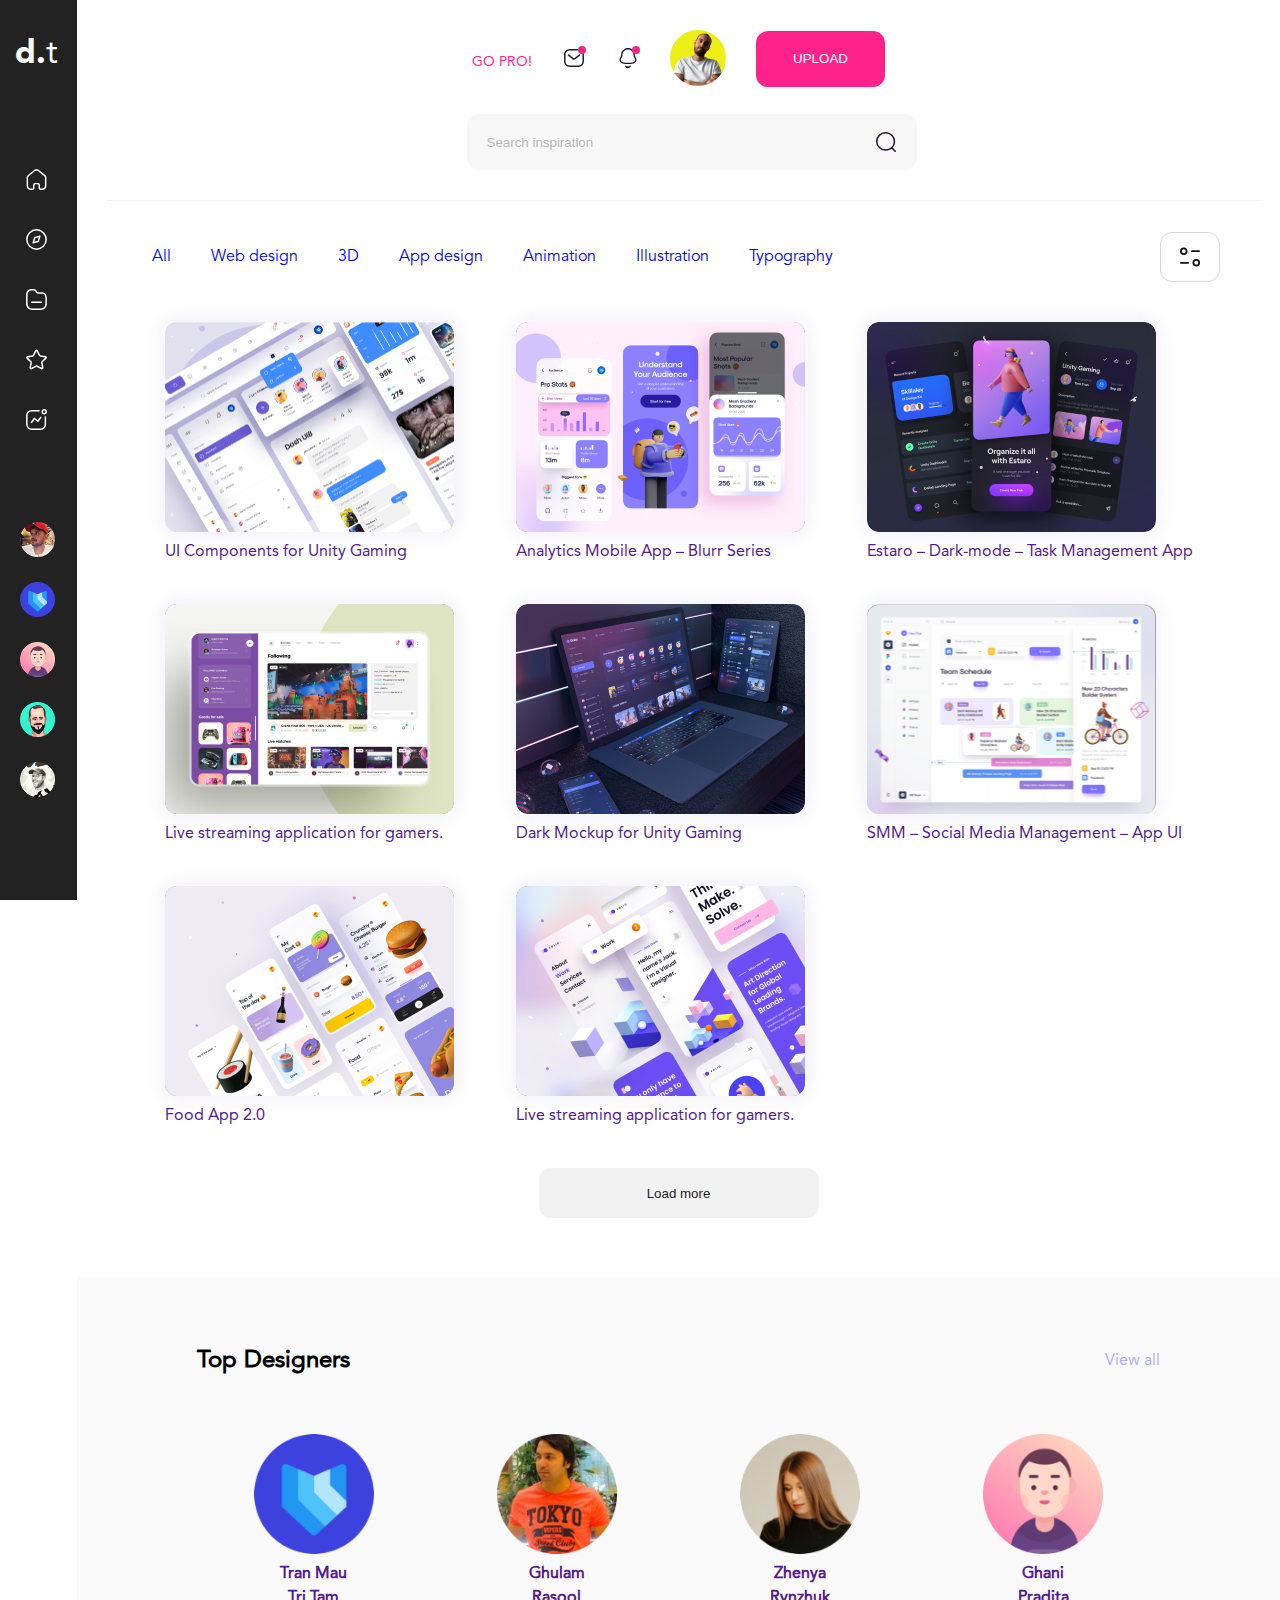
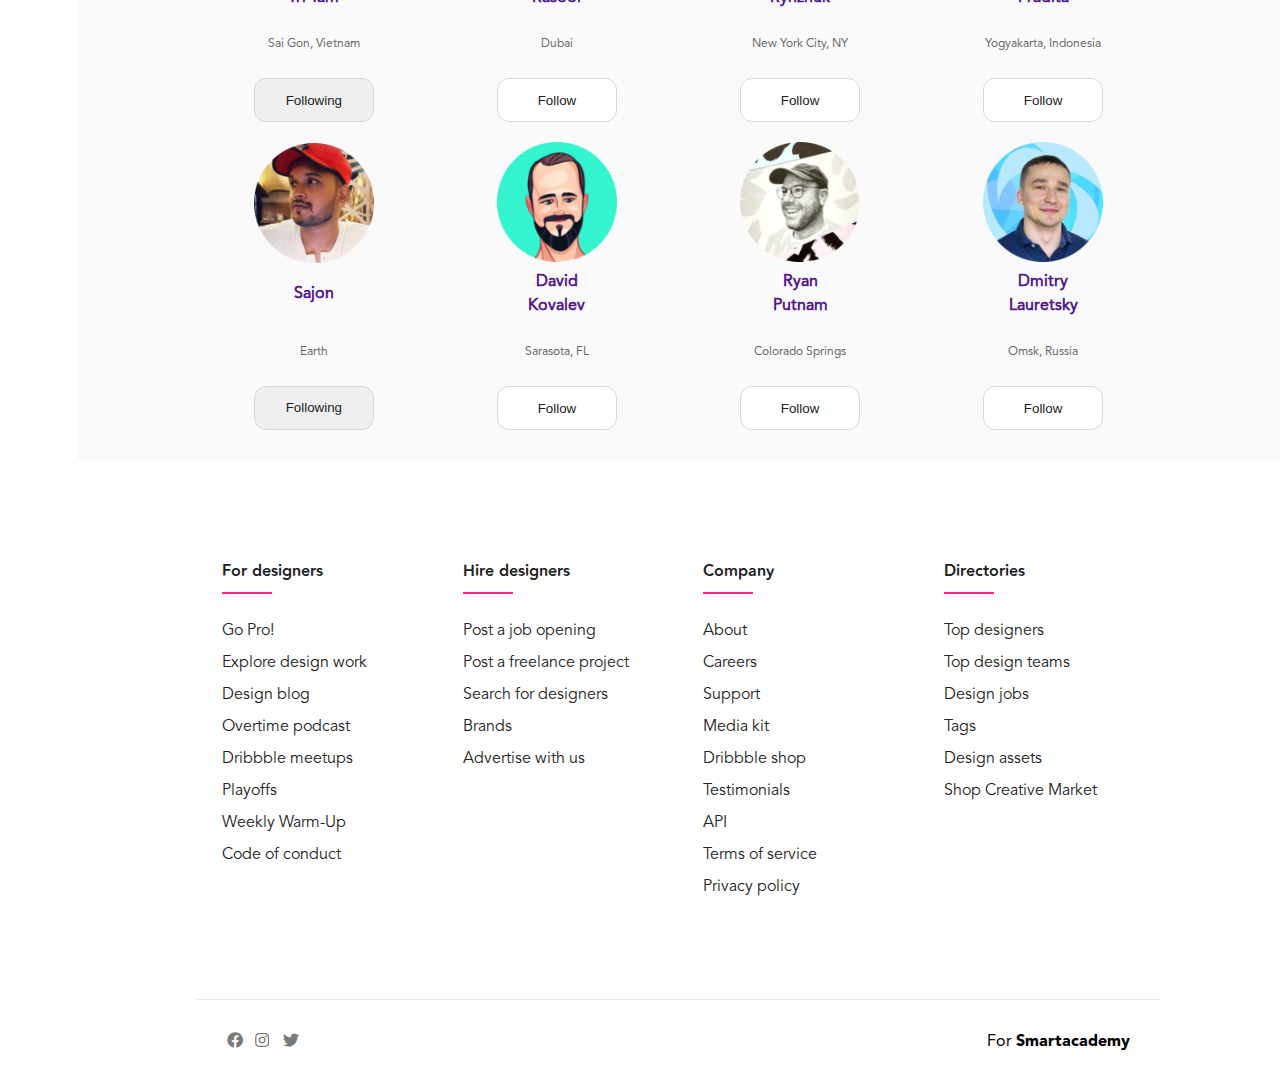
<file: index.html>
<!DOCTYPE html>
<html lang="en">

<head>
    <meta charset="UTF-8">
    <meta http-equiv="X-UA-Compatible" content="IE=edge">
    <meta name="viewport" content="width=device-width, initial-scale=1.0">

    <meta name="description" content="DesignToday" />
    <meta name="keywords" content="DesignToday, Design,Today" />
    <meta name="author" content="Mikheil Meskhi" />

    <meta property="og:url" content="https://mmeskhi.github.io/DesignToday" />
    <meta property="og:type" content="article" />
    <meta property="og:title" content="DesignToday" />
    <meta property="og:description" content="Web Design" />
    <meta property="og:image" content="img/preview.png" />

    <link rel="stylesheet" href="https://use.fontawesome.com/releases/v5.6.3/css/all.css">
    <link rel="stylesheet" href="css/fonts.css">
    <link rel="stylesheet" href="css/style.css">
    <link rel="stylesheet" href="css/media.css">

    <title>DesignToday - Home</title>
</head>

<body>
    <div class="sidebar">
        <div class="logo-cont">
            <div class="logo">
                <a href="index.html">
                    <div class="logo-name bold">
                        design.
                    </div>
                    <div class="logo-name">
                        today
                    </div>
                </a>
            </div>
            <div class="logo-small">
                <a href="index.html">
                    <div class="logo-name-small bold">
                        d.
                    </div>
                    <div class="logo-name-small">
                        t
                    </div>
                </a>
            </div>
            <img class="nav-menu" id="btn" src="img/Group 7.svg" alt="Menu">
        </div>

        <ul class="nav-navigation">
            <li>
                <a href="#">
                    <img class="nav-logo" src="img/Component 5 – 2.svg" alt="Home">
                    <span class="links_name">Home</span>
                </a>
                <span class="tooltip">Home</span>
            </li>
            <li>
                <a href="#">
                    <img class="nav-logo" src="img/Component 3 – 2.svg" alt="Explore">
                    <span class="links_name">Explore</span>
                </a>
                <span class="tooltip">Explore</span>
            </li>
            <li>
                <a href="#">
                    <img class="nav-logo" src="img/Component 4 – 2.svg" alt="Folders">
                    <span class="links_name">Folders</span>
                </a>
                <span class="tooltip">Folders</span>
            </li>
            <li>
                <a href="#">
                    <img class="nav-logo" src="img/Component 8 – 2.svg" alt="Favourites">
                    <span class="links_name">Favourites</span>
                </a>
                <span class="tooltip">Favourites</span>
            </li>
            <li>
                <a href="#">
                    <img class="nav-logo" src="img/Component 1 – 2.svg" alt="Activites">
                    <span class="links_name">Activites</span>
                </a>
                <span class="tooltip">Activites</span>
            </li>
        </ul>

        <ul class="nav-following">
            <span class="desc">FOLLOWING</span>
            <li>
                <a href="#">
                    <img class="nav-pp" src="img/pp/Rectangle 67.png" alt="Sajon">
                    <span class="links_name">Sajon</span>
                </a>
                <span class="tooltip">Sajon</span>
            </li>
            <li>
                <a href="#">
                    <img class="nav-pp" src="img/pp/Rectangle 65.png" alt="Tran Mau Tri Tam">
                    <span class="links_name">Tran Mau Tri Tam</span>
                </a>
                <span class="tooltip">Tran Mau Tri Tam</span>
            </li>
            <li>
                <a href="#">
                    <img class="nav-pp" src="img/pp/Rectangle 70.png" alt="Ghani Pradita">
                    <span class="links_name">Ghani Pradita</span>
                </a>
                <span class="tooltip">Ghani Pradita</span>
            </li>
            <li>
                <a href="#">
                    <img class="nav-pp" src="img/pp/Rectangle 71.png" alt="David Kovalev">
                    <span class="links_name">David Kovalev</span>
                </a>
                <span class="tooltip">David Kovalev</span>
            </li>
            <li>
                <a href="#">
                    <img class="nav-pp" src="img/pp/Rectangle 68.png" alt="Ryan Putnam">
                    <span class="links_name">Ryan Putnam</span>
                </a>
                <span class="tooltip">Ryan Putnam</span>
            </li>
            <a href="#" class="more">Load more (15)</a>
        </ul>
    </div>

    <main>
        <section>
            <div class="top-section">
                <div class="top-section-container">

                    <div class="search search-relative">
                        <input type="search" placeholder="Search inspiration">
                        <button type="submit">
                            <img class="search-icon" src="img/Component 9 – 2.svg" alt="Search">
                        </button>
                    </div>
                    <ul class="topright-section">
                        <li class="user-int">
                            <a href="#" class="go-pro">GO PRO!</a>
                        </li>
                        <li class="user-int notf-relative">
                            <a href="#"><img src="img/Component 11 – 2.svg" alt="Inbox"></a>
                            <span class="notf"></span>
                        </li>
                        <li class="user-int notf-relative">
                            <a href="#"><img src="img/Component 7 – 2.svg" alt="Alert"></a>
                            <span class="notf"></span>
                        </li>
                        <li class="user-int">
                            <a href="profile.html"><img class="profile" src="img/pp/Group 33@2x.png" alt="Profile"></a>
                        </li>
                        <li class="user-int">
                            <button>UPLOAD</button>
                        </li>
                    </ul>
                </div>
                <hr class="solid">
            </div>

            <div class="middle-section">
                <div class="cat">
                    <ul>
                        <li class="cat-name">
                            <a href="#">All</a>
                        </li>
                        <li class="cat-name">
                            <a href="#">Web design</a>
                        </li>
                        <li class="cat-name">
                            <a href="#">3D</a>
                        </li>
                        <li class="cat-name">
                            <a href="#">App design</a>
                        </li>
                        <li class="cat-name">
                            <a href="#">Animation</a>
                        </li>
                        <li class="cat-name">
                            <a href="#">Illustration</a>
                        </li>
                        <li class="cat-name">
                            <a href="#">Typography</a>
                        </li>
                    </ul>
                    <div class="cat-categories">
                        <button>Categories</button>
                    </div>
                    <div class="cat-filters">
                        <button type="submit">
                            <img src="img/Group 18.svg" alt="Filters">
                            <span>Filters</span>
                        </button>
                    </div>
                </div>
                <div class="middle-section-cont">
                    <div class="middle-section-grid">
                        <div class="grid-relat">
                            <div class="items">
                                <a href="">
                                    <img src="img/Rectangle 45.png" alt="">
                                    <p>UI Components for Unity Gaming</p>
                                </a>
                            </div>
                            <div class="save-action">
                                <img src="img/Component 10 – 1.svg" alt="Save" />
                                <img src="img/Component 6 – 2.svg" alt="Favorite" />
                            </div>
                        </div>
                        <div class="grid-relat">
                            <div class="items">
                                <a href="">
                                    <img src="img/Rectangle 46.png" alt="">
                                    <p>Analytics Mobile App – Blurr Series</p>
                                </a>
                            </div>
                            <div class="save-action">
                                <img src="img/Component 10 – 1.svg" alt="Save" />
                                <img src="img/Component 6 – 2.svg" alt="Favorite" />
                            </div>
                        </div>
                        <div class="grid-relat">
                            <div class="items">
                                <a href="">
                                    <img src="img/Rectangle 47.png" alt="">
                                    <p>Estaro – Dark-mode – Task Management App</p>
                                </a>
                            </div>
                            <div class="save-action">
                                <img src="img/Component 10 – 1.svg" alt="Save" />
                                <img src="img/Component 6 – 2.svg" alt="Favorite" />
                            </div>
                        </div>
                        <div class="grid-relat">
                            <div class="items">
                                <a href="">
                                    <img src="img/Rectangle 48.png" alt="">
                                    <p>Live streaming application for gamers.</p>
                                </a>
                            </div>
                            <div class="save-action">
                                <img src="img/Component 10 – 1.svg" alt="Save" />
                                <img src="img/Component 6 – 2.svg" alt="Favorite" />
                            </div>
                        </div>
                        <div class="grid-relat">
                            <div class="items">
                                <a href="">
                                    <img src="img/Rectangle 45-1.png" alt="">
                                    <p>Dark Mockup for Unity Gaming</p>
                                </a>
                            </div>
                            <div class="save-action">
                                <img src="img/Component 10 – 1.svg" alt="Save" />
                                <img src="img/Component 6 – 2.svg" alt="Favorite" />
                            </div>
                        </div>
                        <div class="grid-relat">
                            <div class="items">
                                <a href="">
                                    <img src="img/Rectangle 46-1.png" alt="">
                                    <p>SMM – Social Media Management – App UI</p>
                                </a>
                            </div>
                            <div class="save-action">
                                <img src="img/Component 10 – 1.svg" alt="Save" />
                                <img src="img/Component 6 – 2.svg" alt="Favorite" />
                            </div>
                        </div>
                        <div class="grid-relat">
                            <div class="items">
                                <a href="">
                                    <img src="img/Rectangle 47-1.png" alt="">
                                    <p>Food App 2.0</p>
                                </a>
                            </div>
                            <div class="save-action">
                                <img src="img/Component 10 – 1.svg" alt="Save" />
                                <img src="img/Component 6 – 2.svg" alt="Favorite" />
                            </div>
                        </div>
                        <div class="grid-relat">
                            <div class="items">
                                <a href="">
                                    <img src="img/Rectangle 48-1.png" alt="">
                                    <p>Live streaming application for gamers.</p>
                                </a>
                            </div>
                            <div class="save-action">
                                <img src="img/Component 10 – 1.svg" alt="Save" />
                                <img src="img/Component 6 – 2.svg" alt="Favorite" />
                            </div>
                        </div>
                    </div>
                </div>
                <div class="middle-section-button">
                    <button>Load more</button>
                </div>
            </div>

            <div class="bottom-section-box">
                <div class="bottom-section-cont">
                    <div class="bottom-section-head">
                        <h2>Top Designers</h2>
                        <a href="#">View all</a>
                    </div>
                    <div class="bottom-section-designers">
                        <ul>
                            <li>
                                <a href="">
                                    <img src="img/pp/Rectangle 65.png" alt="Tran Mau Tri Tam">
                                    <h3>Tran Mau Tri Tam</h3>
                                </a>
                                <span>Sai Gon, Vietnam</span>
                                <button class="following">Following</button>
                            </li>
                            <li>
                                <a href="">
                                    <img src="img/pp/Rectangle 69.png" alt="Ghulam Rasool">
                                    <h3>Ghulam Rasool</h3>
                                </a>
                                <span>Dubai</span>
                                <button class="follow">Follow</button>
                            </li>
                            <li class="first-row">
                                <a href="">
                                    <img src="img/pp/Rectangle 66.png" alt="Zhenya Rynzhuk">
                                    <h3>Zhenya Rynzhuk</h3>
                                </a>
                                <span>New York City, NY</span>
                                <button class="follow">Follow</button>
                            </li>
                            <li class="first-row">
                                <a href="">
                                    <img src="img/pp/Rectangle 70.png" alt="Ghani Pradita">
                                    <h3>Ghani Pradita</h3>
                                </a>
                                <span>Yogyakarta, Indonesia</span>
                                <button class="follow">Follow</button>
                            </li>
                            <li class="second-row sajon">
                                <a href="">
                                    <img src="img/pp/Rectangle 67.png" alt="Sajon">
                                    <h3>Sajon</h3>
                                </a>
                                <span>Earth</span>
                                <button class="following">Following</button>
                            </li>
                            <li class="second-row">
                                <a href="">
                                    <img src="img/pp/Rectangle 71.png" alt="David Kovalev">
                                    <h3>David Kovalev</h3>
                                </a>
                                <span>Sarasota, FL</span>
                                <button class="follow">Follow</button>
                            </li>
                            <li class="second-row">
                                <a href="">
                                    <img src="img/pp/Rectangle 68.png" alt="Ryan Putnam">
                                    <h3>Ryan Putnam</h3>
                                </a>
                                <span>Colorado Springs</span>
                                <button class="follow">Follow</button>
                            </li>
                            <li class="second-row">
                                <a href="">
                                    <img src="img/pp/Rectangle 72.png" alt="">
                                    <h3>Dmitry Lauretsky</h3>
                                </a>
                                <span>Omsk, Russia</span>
                                <button class="follow">Follow</button>
                            </li>
                        </ul>
                    </div>
                </div>
            </div>
        </section>

        <footer>
            <div class="footer-cont">
                <div class="footer-row">
                    <div class="footer-col">
                        <h4>For designers</h4>
                        <ul>
                            <li><a href="#">Go Pro!</a></li>
                            <li><a href="#">Explore design work</a></li>
                            <li><a href="#">Design blog</a></li>
                            <li><a href="#">Overtime podcast</a></li>
                            <li><a href="#">Dribbble meetups</a></li>
                            <li><a href="#">Playoffs</a></li>
                            <li><a href="#">Weekly Warm-Up</a></li>
                            <li><a href="#">Code of conduct</a></li>
                        </ul>
                    </div>
                    <div class="footer-col">
                        <h4>Hire designers</h4>
                        <ul>
                            <li><a href="#">Post a job opening</a></li>
                            <li><a href="#">Post a freelance project</a></li>
                            <li><a href="#">Search for designers</a></li>
                            <li><a href="#">Brands</a></li>
                            <li><a href="#">Advertise with us</a></li>
                        </ul>
                    </div>
                    <div class="footer-col">
                        <h4>Company</h4>
                        <ul>
                            <li><a href="#">About</a></li>
                            <li><a href="#">Careers</a></li>
                            <li><a href="#">Support</a></li>
                            <li><a href="#">Media kit</a></li>
                            <li><a href="#">Dribbble shop</a></li>
                            <li><a href="#">Testimonials</a></li>
                            <li><a href="#">API</a></li>
                            <li><a href="#">Terms of service</a></li>
                            <li><a href="#">Privacy policy</a></li>
                        </ul>
                    </div>
                    <div class="footer-col">
                        <h4>Directories</h4>
                        <ul>
                            <li><a href="#">Top designers</a></li>
                            <li><a href="#">Top design teams</a></li>
                            <li><a href="#">Design jobs</a></li>
                            <li><a href="#">Tags</a></li>
                            <li><a href="#">Design assets</a></li>
                            <li><a href="#">Shop Creative Market</a></li>
                        </ul>
                    </div>
                </div>

                <div class="footer-bottom">
                    <div class="footer-bottom-left">
                        <a href="#"><i class="fab fa-facebook"></i></a>
                        <a href="#"><i class="fab fa-instagram"></i></a>
                        <a href="#"><i class="fab fa-twitter"></i></a>
                    </div>
                    <div class="footer-bottom-right">
                        <span>For </span>
                        <span class="bold">Smartacademy</span>
                    </div>
                </div>
            </div>
        </footer>
    </main>

    <script src="scirpt.js"></script>
</body>

</html>
</file>
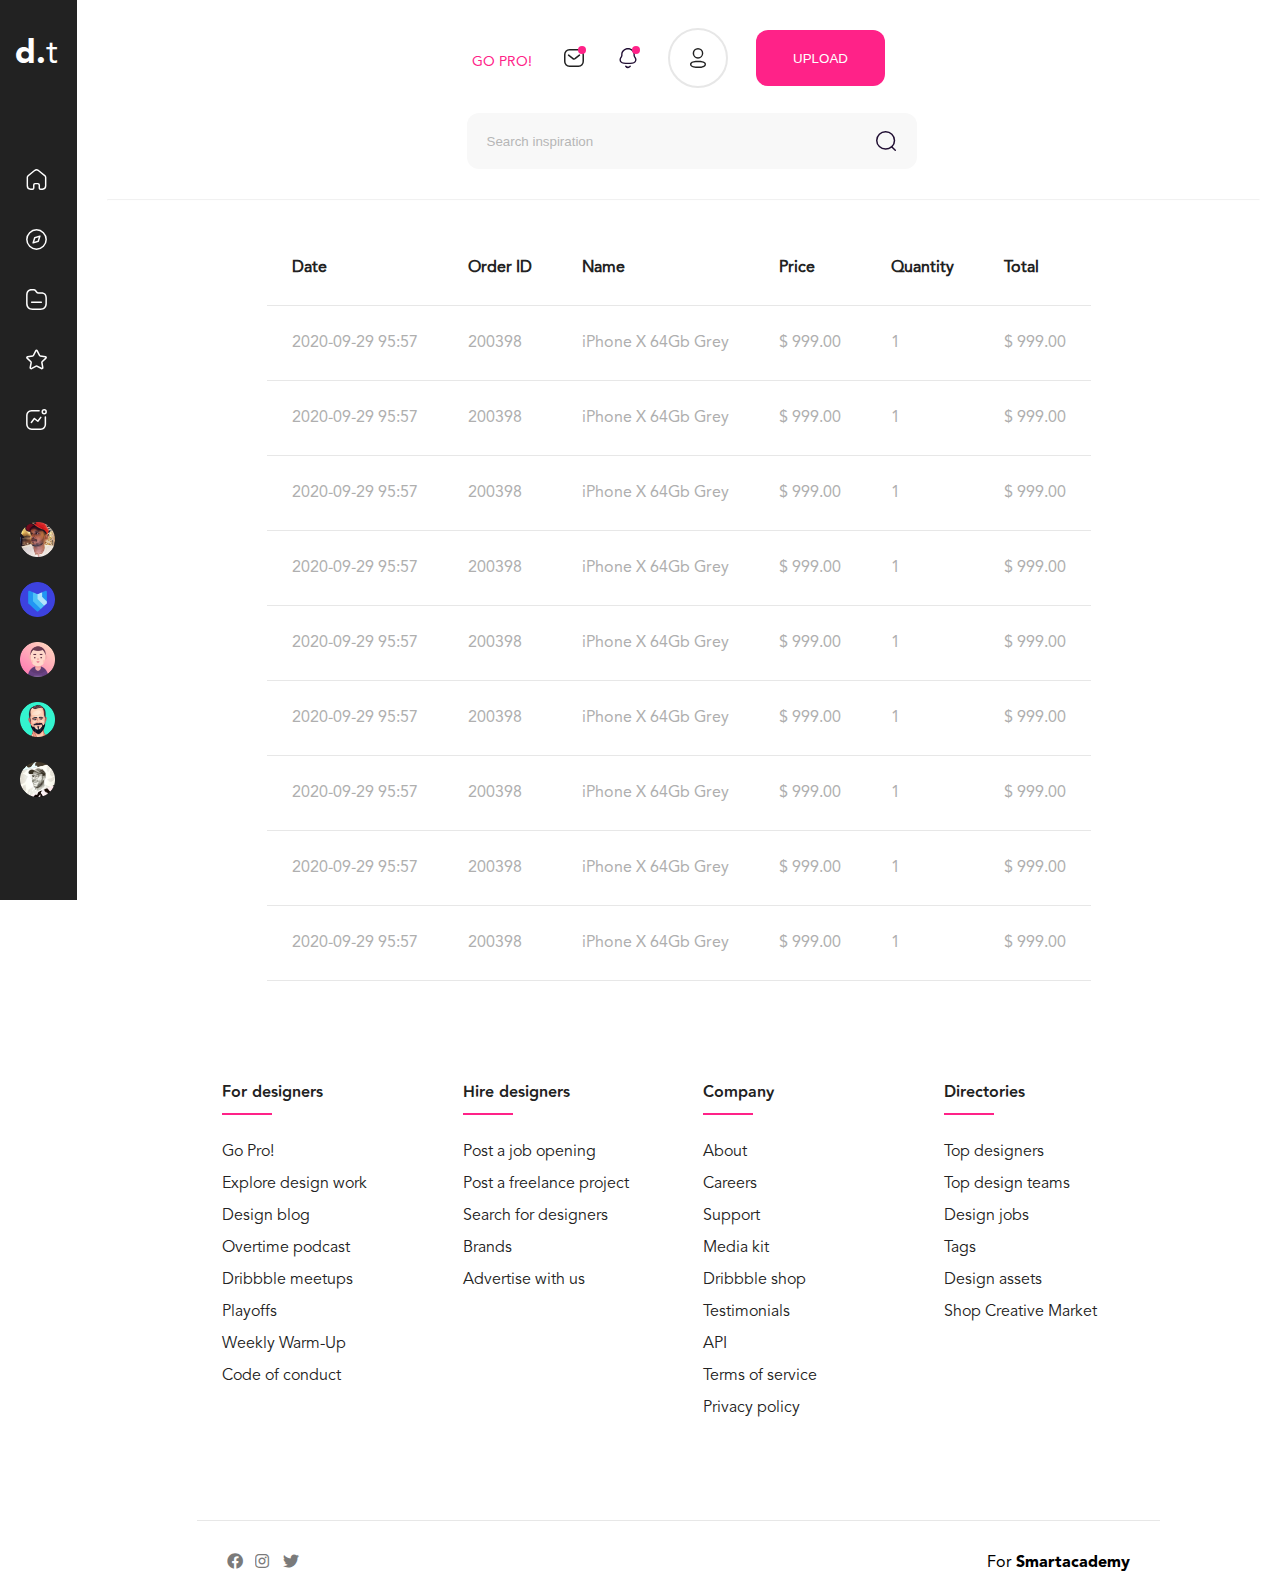
<file: profile.html>
<!DOCTYPE html>
<html lang="en">

<head>
    <meta charset="UTF-8">
    <meta http-equiv="X-UA-Compatible" content="IE=edge">
    <meta name="viewport" content="width=device-width, initial-scale=1.0">

    <meta name="description" content="DesignToday" />
    <meta name="keywords" content="DesignToday, Design,Today" />
    <meta name="author" content="Mikheil Meskhi" />

    <meta property="og:url" content="https://mmeskhi.github.io/DesignToday" />
    <meta property="og:type" content="article" />
    <meta property="og:title" content="DesignToday" />
    <meta property="og:description" content="Web Design" />
    <meta property="og:image" content="img/preview.png" />

    <link rel="stylesheet" href="https://use.fontawesome.com/releases/v5.6.3/css/all.css">
    <link rel="stylesheet" href="css/fonts.css">
    <link rel="stylesheet" href="css/style.css">
    <link rel="stylesheet" href="css/media.css">

    <title>DesignToday - Profile</title>
</head>

<body>
    <div class="sidebar">
        <div class="logo-cont">
            <div class="logo">
                <a href="index.html">
                    <div class="logo-name bold">
                        design.
                    </div>
                    <div class="logo-name">
                        today
                    </div>
                </a>
            </div>
            <div class="logo-small">
                <a href="index.html">
                    <div class="logo-name-small bold">
                        d.
                    </div>
                    <div class="logo-name-small">
                        t
                    </div>
                </a>
            </div>
            <img class="nav-menu" id="btn" src="img/Group 7.svg" alt="Menu">
        </div>

        <ul class="nav-navigation">
            <li>
                <a href="#">
                    <img class="nav-logo" src="img/Component 5 – 2.svg" alt="Home">
                    <span class="links_name">Home</span>
                </a>
                <span class="tooltip">Home</span>
            </li>
            <li>
                <a href="#">
                    <img class="nav-logo" src="img/Component 3 – 2.svg" alt="Explore">
                    <span class="links_name">Explore</span>
                </a>
                <span class="tooltip">Explore</span>
            </li>
            <li>
                <a href="#">
                    <img class="nav-logo" src="img/Component 4 – 2.svg" alt="Folders">
                    <span class="links_name">Folders</span>
                </a>
                <span class="tooltip">Folders</span>
            </li>
            <li>
                <a href="#">
                    <img class="nav-logo" src="img/Component 8 – 2.svg" alt="Favourites">
                    <span class="links_name">Favourites</span>
                </a>
                <span class="tooltip">Favourites</span>
            </li>
            <li>
                <a href="#">
                    <img class="nav-logo" src="img/Component 1 – 2.svg" alt="Activites">
                    <span class="links_name">Activites</span>
                </a>
                <span class="tooltip">Activites</span>
            </li>
        </ul>

        <ul class="nav-following">
            <span class="desc">FOLLOWING</span>
            <li>
                <a href="#">
                    <img class="nav-pp" src="img/pp/Rectangle 67.png" alt="Sajon">
                    <span class="links_name">Sajon</span>
                </a>
                <span class="tooltip">Sajon</span>
            </li>
            <li>
                <a href="#">
                    <img class="nav-pp" src="img/pp/Rectangle 65.png" alt="Tran Mau Tri Tam">
                    <span class="links_name">Tran Mau Tri Tam</span>
                </a>
                <span class="tooltip">Tran Mau Tri Tam</span>
            </li>
            <li>
                <a href="#">
                    <img class="nav-pp" src="img/pp/Rectangle 70.png" alt="Ghani Pradita">
                    <span class="links_name">Ghani Pradita</span>
                </a>
                <span class="tooltip">Ghani Pradita</span>
            </li>
            <li>
                <a href="#">
                    <img class="nav-pp" src="img/pp/Rectangle 71.png" alt="David Kovalev">
                    <span class="links_name">David Kovalev</span>
                </a>
                <span class="tooltip">David Kovalev</span>
            </li>
            <li>
                <a href="#">
                    <img class="nav-pp" src="img/pp/Rectangle 68.png" alt="Ryan Putnam">
                    <span class="links_name">Ryan Putnam</span>
                </a>
                <span class="tooltip">Ryan Putnam</span>
            </li>
            <a href="#" class="more">Load more (15)</a>
        </ul>
    </div>

    <main>
        <section>
            <div class="top-section">
                <div class="top-section-container">

                    <div class="search search-relative">
                        <input type="search" placeholder="Search inspiration">
                        <button type="submit">
                            <img class="search-icon" src="img/Component 9 – 2.svg" alt="Search">
                        </button>
                    </div>
                    <ul class="topright-section">
                        <li class="user-int">
                            <a href="#" class="go-pro">GO PRO!</a>
                        </li>
                        <li class="user-int notf-relative">
                            <a href="#"><img src="img/Component 11 – 2.svg" alt="Inbox"></a>
                            <span class="notf"></span>
                        </li>
                        <li class="user-int notf-relative">
                            <a href="#"><img src="img/Component 7 – 2.svg" alt="Alert"></a>
                            <span class="notf"></span>
                        </li>
                        <li class="user-int">
                            <div class="user-circle">
                                <a href="index.html"><img class="profile-2" src="img/Group 79.svg" alt="Profile"></a>
                            </div>
                        </li>
                        <li class="user-int">
                            <button>UPLOAD</button>
                        </li>
                    </ul>
                </div>
                <hr class="solid">
            </div>

            <div class="section-table-cont">
                <table class="section-table">
                    <thead>
                        <tr>
                            <th class="date">Date</th>
                            <th>Order ID</th>
                            <th>Name</th>
                            <th>Price</th>
                            <th class="quant">Quantity</th>
                            <th>Total</th>
                        </tr>
                    </thead>
                    <tbody>
                        <tr class="tr-info">
                            <td class="date">2020-09-29 95:57</td>
                            <td>200398</td>
                            <td>iPhone X 64Gb Grey</td>
                            <td>$ 999.00</td>
                            <td class="quant">1</td>
                            <td>$ 999.00</td>
                        </tr>
                        <tr class="tr-info">
                            <td class="date">2020-09-29 95:57</td>
                            <td>200398</td>
                            <td>iPhone X 64Gb Grey</td>
                            <td>$ 999.00</td>
                            <td class="quant">1</td>
                            <td>$ 999.00</td>
                        </tr>
                        <tr class="tr-info">
                            <td class="date">2020-09-29 95:57</td>
                            <td>200398</td>
                            <td>iPhone X 64Gb Grey</td>
                            <td>$ 999.00</td>
                            <td class="quant">1</td>
                            <td>$ 999.00</td>
                        </tr>
                        <tr class="tr-info">
                            <td class="date">2020-09-29 95:57</td>
                            <td>200398</td>
                            <td>iPhone X 64Gb Grey</td>
                            <td>$ 999.00</td>
                            <td class="quant">1</td>
                            <td>$ 999.00</td>
                        </tr>
                        <tr class="tr-info">
                            <td class="date">2020-09-29 95:57</td>
                            <td>200398</td>
                            <td>iPhone X 64Gb Grey</td>
                            <td>$ 999.00</td>
                            <td class="quant">1</td>
                            <td>$ 999.00</td>
                        </tr>
                        <tr class="tr-info">
                            <td class="date">2020-09-29 95:57</td>
                            <td>200398</td>
                            <td>iPhone X 64Gb Grey</td>
                            <td>$ 999.00</td>
                            <td class="quant">1</td>
                            <td>$ 999.00</td>
                        </tr>
                        <tr class="tr-info">
                            <td class="date">2020-09-29 95:57</td>
                            <td>200398</td>
                            <td>iPhone X 64Gb Grey</td>
                            <td>$ 999.00</td>
                            <td class="quant">1</td>
                            <td>$ 999.00</td>
                        </tr>
                        <tr class="tr-info">
                            <td class="date">2020-09-29 95:57</td>
                            <td>200398</td>
                            <td>iPhone X 64Gb Grey</td>
                            <td>$ 999.00</td>
                            <td class="quant">1</td>
                            <td>$ 999.00</td>
                        </tr>
                        <tr class="tr-info">
                            <td class="date">2020-09-29 95:57</td>
                            <td>200398</td>
                            <td>iPhone X 64Gb Grey</td>
                            <td>$ 999.00</td>
                            <td class="quant">1</td>
                            <td>$ 999.00</td>
                        </tr>
                    </tbody>
                </table>
            </div>
        </section>

        <footer>
            <div class="footer-cont">
                <div class="footer-row">
                    <div class="footer-col">
                        <h4>For designers</h4>
                        <ul>
                            <li><a href="#">Go Pro!</a></li>
                            <li><a href="#">Explore design work</a></li>
                            <li><a href="#">Design blog</a></li>
                            <li><a href="#">Overtime podcast</a></li>
                            <li><a href="#">Dribbble meetups</a></li>
                            <li><a href="#">Playoffs</a></li>
                            <li><a href="#">Weekly Warm-Up</a></li>
                            <li><a href="#">Code of conduct</a></li>
                        </ul>
                    </div>
                    <div class="footer-col">
                        <h4>Hire designers</h4>
                        <ul>
                            <li><a href="#">Post a job opening</a></li>
                            <li><a href="#">Post a freelance project</a></li>
                            <li><a href="#">Search for designers</a></li>
                            <li><a href="#">Brands</a></li>
                            <li><a href="#">Advertise with us</a></li>
                        </ul>
                    </div>
                    <div class="footer-col">
                        <h4>Company</h4>
                        <ul>
                            <li><a href="#">About</a></li>
                            <li><a href="#">Careers</a></li>
                            <li><a href="#">Support</a></li>
                            <li><a href="#">Media kit</a></li>
                            <li><a href="#">Dribbble shop</a></li>
                            <li><a href="#">Testimonials</a></li>
                            <li><a href="#">API</a></li>
                            <li><a href="#">Terms of service</a></li>
                            <li><a href="#">Privacy policy</a></li>
                        </ul>
                    </div>
                    <div class="footer-col">
                        <h4>Directories</h4>
                        <ul>
                            <li><a href="#">Top designers</a></li>
                            <li><a href="#">Top design teams</a></li>
                            <li><a href="#">Design jobs</a></li>
                            <li><a href="#">Tags</a></li>
                            <li><a href="#">Design assets</a></li>
                            <li><a href="#">Shop Creative Market</a></li>
                        </ul>
                    </div>
                </div>

                <div class="footer-bottom">
                    <div class="footer-bottom-left">
                        <a href="#"><i class="fab fa-facebook"></i></a>
                        <a href="#"><i class="fab fa-instagram"></i></a>
                        <a href="#"><i class="fab fa-twitter"></i></a>
                    </div>
                    <div class="footer-bottom-right">
                        <span>For </span>
                        <span class="bold">Smartacademy</span>
                    </div>
                </div>
            </div>
        </footer>
    </main>

    <script src="scirpt.js"></script>
</body>

</html>
</file>
<file: css/fonts.css>
@font-face {
    font-family: "Avenir-Roman";
    src: url(../fonts/Avenir-Roman.otf);
}

@font-face {
    font-family: "Avenir-Heavy";
    src: url(../fonts/Avenir-Heavy.ttf);
}

@font-face {
    font-family: "Avenir-Book";
    src: url(../fonts/Avenir-Book.otf);
}

@font-face {
    font-family: "Avenir-Black";
    src: url(../fonts/Avenir-Black.otf);
}
</file>
<file: css/style.css>
* {
    margin: 0;
    padding: 0;
    box-sizing: border-box;
}

html, body {
    font-family: "Avenir-Roman";
    line-height: 1.5;
}

a {
    text-decoration: none;
}

ul {
    list-style: none;
}

img {
    max-width: 100%;
}

/*/ Navigation /*/
/* opened */
.sidebar {
    position: fixed;
    left: 0;
    top: 0;
    height: 100%;
    max-width: 319px;
    width: 100%;
    overflow-y: scroll;
    background-color: #222222;
    padding: 15px 25px;
    z-index: 99;
    transition: all 0.4s;
    -ms-overflow-style: none;
    scrollbar-width: none;
}

.sidebar::-webkit-scrollbar {
    display: none;
}

.sidebar .logo-cont {
    padding-top: 15px;
    display: flex;
    align-items: center;
    position: relative;
}

.sidebar .logo-cont .logo a {
    display: flex;
    color: #fff;
}

.sidebar .logo-cont .logo a:hover {
    color: #FF2288;
}

.sidebar .logo-cont .logo-name {
    font-size: 24px;
    transition: all 0.5s;
}

.logo-name-small {
    display: none;
}

.bold {
    font-family: "Avenir-black";
    font-weight: bolder;
}

.sidebar .logo-cont .nav-menu {
    height: 11px;
    max-width: 26px;
    width: 100%;
}

.sidebar .logo-cont .nav-menu:hover {
    filter: invert(50%) sepia(100%) hue-rotate(290deg) saturate(500%);
}

.sidebar .logo-cont #btn {
    position: absolute;
    top: 55%;
    right: 5%;
    cursor: pointer;
}

.nav-navigation img {
    height: 20px;
    max-width: 24px;
    width: 100%;
}

.nav-navigation {
    margin-top: 70px;
}

.nav-following {
    margin-top: 70px;
}

.sidebar li .tooltip {
    display: none;
}

.sidebar li {
    position: relative;
}

.sidebar li a {
    height: 50px;
    max-width: 259px;
    width: 100%;
    display: flex;
    margin-top: 10px;
    padding: 20px;
    border-radius: 12px;
    align-items: center;
    transition: all 0.4s;
}

.sidebar li a:hover {
    background-color: #FF2288;
}

.sidebar li a:focus {
    background-color: #FF2288;
}

.sidebar li a .links_name {
    color: #fff;
    font-size: 16px;
    transition: 0.4s;
    margin-left: 15px;
    white-space: nowrap;
}

.nav-following .desc {
    font-family: "Avenir-Heavy";
    color: #fff;
    font-size: 12px;
    padding: 20px;
    margin-bottom: 20px;
}

.nav-following .more {
    font-family: "Avenir-Heavy";
    color: #fff;
    font-size: 12px;
    padding: 20px;
}

.nav-following .more:hover {
    color: #ffffffc7;
}

.nav-pp {
    max-width: 44px;
    width: 100%;
}

/* closed */
.sidebar.close {
    max-width: 100px;
    width: 100%;
    padding: 20px;
}

.sidebar.close .logo-cont .nav-menu {
    margin-top: 10px;
    left: 25%;
}

/* .sidebar.close li .tooltip {
    position: absolute;
    top: -20px;
    left: calc(100% + 15px);
    z-index: 3;
    background-color: #FF2288;
    color: #fff;
    box-shadow: 0 5px 10px rgba(0, 0, 0, 0.3);
    padding: 6px 12px;
    border-radius: 4px;
    font-size: 16px;
    white-space: nowrap;
    pointer-events: none;
    transition: 0s;
} */

/* .sidebar.close li:hover .tooltip {
    transition: all 0.4s ease;
    top: 50%;
    transform: translateY(-50%);
    display: unset;
} */

.nav-navigation.close {
    margin-top: 100px;
}

.sidebar.close .nav-navigation img {
    height: 25px;
    max-width: 33px;
    width: 100%;
}

.sidebar.close .nav-following img {
    height: 33px;
    max-width: 33px;
    width: 100%;
}

.sidebar.close li a {
    max-width: 55px;
    width: 100%;
    padding: 11px;
}



.sidebar.close .logo-cont .logo,
.sidebar.close li a .links_name,
.sidebar.close .nav-following .desc,
.sidebar.close .nav-following .more {
    display: none;
}

/*/ Section /*/
main {
    position: relative;
    background: #fff;
    top: 0;
    left: 310px;
    width: calc(100% - 310px);
    transition: all 0.4s;
    z-index: 2;
}

.sidebar.close~main {
    left: 100px;
    width: calc(100% - 100px);
}

/* Top Section */
.top-section {
    width: 100%;
    height: auto;
    padding: 30px 0 30px 30px;
}

.top-section-container {
    display: flex;
    justify-content: space-between;
    align-items: center;
    flex-wrap: wrap;
}

.top-section .search input {
    height: 56px;
    width: 450px;
    background-color: #F8F8F8;
    text-align: left;
    text-indent: 20px;
    border: none;
    outline: none;
    border-radius: 12px;
    transition: all 0.2s;
}

.top-section .search input:hover {
    box-shadow: 1px 1px 12px #0000001a;
}

.top-section .search input:focus {
    box-shadow: 1px 1px 12px #0000001a;
}

.top-section .search input::placeholder {
    opacity: 50%;
}

.search-relative {
    position: relative;
}

.search-icon {
    position: absolute;
    top: 28%;
    right: 5%;
    height: 24px;
    width: 24px;
}

.search button {
    border: none;
    cursor: pointer;
}

.topright-section {
    display: flex;
    justify-content: center;
    align-items: center;
}

.topright-section li {
    margin-right: 30px;
}

.topright-section .user-int .go-pro {
    color: #FF2288;
    font-size: 14px;
}

.topright-section .user-int .go-pro:hover {
    color: #d81f75;
}

.topright-section .user-int img {
    height: 24px;
    width: 24px;
}

.notf-relative {
    position: relative;
}

.topright-section .notf-relative img:hover {
    opacity: 50%;
}

.notf {
    position: absolute;
    right: 1%;
    height: 8px;
    width: 8px;
    background-color: #FF2288;
    border-radius: 50%;
}

.topright-section .user-int .profile {
    height: 56px;
    max-width: 56px;
    width: 100%;
}

.topright-section .user-int .profile-2 {
    height: 24px;
    max-width: 24px;
    width: 100%;
}

.topright-section .user-int .profile:hover {
    outline: 2px solid #FF2288;
    outline-offset: 0px;
    border-radius: 50px;
}

.user-circle {
    outline: 2px solid #E7E7E7;
    outline-offset: 0px;
    border-radius: 50px;
    padding: 16px;
    height: 56px;
    max-width: 56px;
    width: 100%;
    cursor: pointer;
    margin-bottom: 7px;
}

.user-circle:hover {
    outline: 2px solid #FF2288;
}

.topright-section .user-int button {
    background-color: #FF2288;
    color: #fff;
    height: 56px;
    width: 129px;
    border-radius: 12px;
    border: none;
    cursor: pointer;
    margin-bottom: 7px;
}

.topright-section .user-int button:hover {
    background-color: #d81f75;
}

hr.solid {
    border-top: 1px solid #111111;
    opacity: 5%;
    margin-top: 30px;
    width: 98.30%;
}

/* Middle Section */
.middle-section {
    width: 80%;
    height: auto;
    margin: 0 auto;
}

.middle-section-cont {
    display: flex;
    align-content: center;
    justify-content: center;
    align-items: center;
}

.middle-section .cat {
    display: flex;
    justify-content: space-between;
    align-items: center;
}

.middle-section .cat ul {
    display: flex;
    justify-content: center;
    align-items: center;
}

.middle-section .cat li a {
    font-family: "Avenir-Book";
    margin-right: 10px;
    padding: 15px;
    font-size: 16px;
    white-space: nowrap;
}

.middle-section .cat li a:hover {
    background-color: #F2F2F2;
    border-radius: 12px;
}

.middle-section .cat li a:focus {
    background-color: #F2F2F2;
    border-radius: 12px;
}

.middle-section .cat .cat-filters button {
    font-family: "Avenir-Book";
    font-size: 16px;
    display: flex;
    justify-content: center;
    align-items: center;
    background-color: #fff;
    color: #222;
    height: 50px;
    width: 120px;
    border-radius: 12px;
    border: 1px solid #D8D8D8;
    cursor: pointer;
}

.middle-section .cat .cat-categories button {
    font-family: "Avenir-Book";
    font-size: 16px;
    display: flex;
    justify-content: center;
    align-items: center;
    background-color: #fff;
    color: #222;
    height: 50px;
    width: 120px;
    border-radius: 12px;
    border: 1px solid #D8D8D8;
    cursor: pointer;
    display: none;
}

.middle-section .cat .cat-categories button:hover {
    background-color: #F2F2F2;
}

.middle-section .cat .cat-categories button:focus {
    background-color: #F2F2F2;
}

.middle-section .cat .cat-filters button:hover {
    background-color: #F2F2F2;
}

.middle-section .cat .cat-filters button:focus {
    background-color: #F2F2F2;
}

.middle-section .cat .cat-filters button img {
    margin-right: 15px;
}

.middle-section-grid {
    display: grid;
    grid-template-columns: repeat(4, 1fr);
    grid-template-rows: repeat(2, 1fr);
    grid-column-gap: 25px;
    grid-row-gap: 40px;
    margin-top: 40px;
}

.grid-relat {
    position: relative;
}

.save-action {
    position: absolute;
    left: 5%;
    top: 5%;
    display: grid;
    grid-row-gap: 5px;
    visibility: hidden;
    cursor: pointer;
}

.grid-relat:hover .save-action {
    visibility: visible;
}

.save-action img {
    height: 30px;
    width: 30px;
    background-color: #fff;
    border-radius: 10px;
    padding: 5px;
}

.save-action img:hover {
    background-color: #FF2288;
}

.middle-section-grid .items img {
    height: 210px;
    max-width: 289px;
    width: 100%;
    object-fit: cover;
    border-radius: 12px;
    box-shadow: 0px 0px 20px #5B5EBA1F;
}

.middle-section-grid a:hover {
    opacity: 90%;
}

.middle-section-button {
    display: flex;
    justify-content: center;
    align-items: center;
}

.middle-section-button button {
    background-color: #F2F2F2;
    color: #222;
    height: 50px;
    width: 280px;
    border-radius: 12px;
    border: none;
    cursor: pointer;
    margin-top: 40px;
}

.middle-section-button button:hover {
    background-color: #e7e3e3;
}

/* Bottom Section */
.bottom-section-box {
    height: auto;
    width: 100%;
    background-color: #FAFAFA;
}

.bottom-section-box .bottom-section-cont {
    width: 80%;
    padding: 65px 0 30px 0;
    margin: 60px auto 100px;
}

.bottom-section-cont .bottom-section-head {
    display: flex;
    justify-content: space-between;
    align-items: center;
    margin-bottom: 55px;
}

.bottom-section-cont .bottom-section-head a {
    opacity: 30%;
}

.bottom-section-designers ul {
    display: flex;
    justify-content: space-evenly;
    align-items: center;
    gap: 20px 10px;
}

.bottom-section-designers ul li {
    display: flex;
    flex-direction: column;
    text-align: center;
    gap: 25px;
}

.bottom-section-designers img {
    height: 120px;
    max-width: 120px;
    width: 100%;
}

.bottom-section-designers h3 {
    font-size: 16px;
    max-width: 70px;
    width: 100%;
    margin: 0 auto;
}

.sajon a h3 {
    line-height: 47px;
}

.bottom-section-designers span {
    font-size: 12px;
    opacity: 60%;
}

.bottom-section-designers button {
    color: #222;
    height: 44px;
    width: 120px;
    border-radius: 12px;
    border: 1px solid #D8D8D8;
    cursor: pointer;
}

.bottom-section-designers .follow {
    background-color: #fff;
}

.bottom-section-designers .follow:hover {
    background-color: #F2F2F2;
}

.bottom-section-designers .following:hover {
    background-color: #f8f6f6;
}

/*/ Footer /*/
.footer-cont {
    width: 80%;
    height: auto;
    margin: 0 auto;
}

.footer-row {
    display: flex;
    flex-wrap: wrap;
    margin-bottom: 100px;
}

.footer-col {
    width: 25%;
    padding: 0 25px;
}

.footer-col h4 {
    font-family: "Avenir-Heavy";
    font-size: 16px;
    font-weight: 600;
    color: #222;
    margin-bottom: 35px;
    position: relative;
}

.footer-col h4::before {
    content: '';
    position: absolute;
    left: 0;
    bottom: -10px;
    height: 2px;
    box-sizing: border-box;
    width: 50px;
    background-color: #FF2288;
}

.footer-col ul li:not(:last-child) {
    margin-bottom: 8px;
}

.footer-col ul li a {
    font-family: "Avenir-Book";
    font-size: 16px;
    color: #222;
    display: block;
    transition: all 0.3s;
}

.footer-col ul li a:hover {
    opacity: 60%;
    padding-left: 8px;
}

.footer-bottom {
    display: flex;
    justify-content: space-between;
    align-items: center;
    margin: 0 auto;
    padding: 30px 30px 20px 30px;
    border: 1px #1111111a;
    border-top-style: solid;
}

.footer-bottom .footer-bottom-left a {
    display: inline-block;
    height: 24px;
    width: 24px;
    color: #222;
    opacity: 60%;
    transition: all 0.5s;
}

.footer-bottom .footer-bottom-left a:hover {
    opacity: 100%;
}


/*/ Profile Page /*/
.section-table-cont {
    display: flex;
    justify-content: center;
    align-items: center;
    margin: 0 auto 100px;
    overflow-x: auto;
    max-width: 1280px;
    width: 100%;
}

.section-table {
    border-collapse: collapse;
    color: #AFAFAF;
}

.section-table td, table.section-table th {
    padding: 25px;
}

.section-table thead th {
    color: #222;
    text-align: left;
}

.section-table th, td {
    border-bottom: 1px solid #E7E7E7;
    border-radius: 2px;
    text-align: left;
}

.section-table .tr-info {
    cursor: pointer;
}

.section-table .tr-info:hover {
    background-color: #F2F2F2;
    color: #222;
}
</file>
<file: css/media.css>
@media all and (max-width: 1500px) {
    /* .bottom-section-designers ul .second-row {
        display: none;
    } */

    .bottom-section-designers ul {
        display: grid;
        justify-items: center;
        grid-template-columns: repeat(4, 1fr);
    }
}

@media all and (max-width: 1280px) {
    .sidebar {
        width: 77px;
        padding: 10px;
    }

    .sidebar .logo-cont .nav-menu {
        left: 25%;
    }

    /* .sidebar li .tooltip {
        position: absolute;
        top: -20px;
        left: calc(100% + 15px);
        z-index: 3;
        background-color: #FF2288;
        color: #fff;
        box-shadow: 0 5px 10px rgba(0, 0, 0, 0.3);
        padding: 6px 12px;
        border-radius: 4px;
        font-size: 16px;
        white-space: nowrap;
        pointer-events: none;
        transition: 0s;
    } */

    .sidebar .nav-navigation img {
        height: 25px;
        max-width: 33px;
    }

    .sidebar li a {
        width: 55px;
        padding: 10px;
    }

    /* .sidebar li:hover .tooltip {
        transition: all 0.4s ease;
        top: 50%;
        transform: translateY(-50%);
        display: unset;
    } */

    .sidebar .logo-cont .logo,
    .sidebar .logo-cont .nav-menu,
    .sidebar li a .links_name,
    .sidebar .nav-following .desc,
    .sidebar .nav-following .more {
        display: none;
    }

    .logo-name-small {
        display: unset;
        font-size: 33px;
        transition: all 0.5s;
    }

    .sidebar .logo-cont .logo-small a {
        display: flex;
        justify-content: center;
        align-items: center;
        padding: 5px;
        color: #fff;
    }

    .sidebar .logo-cont .logo-small a:hover {
        color: #FF2288;
    }

    main {
        position: relative;
        background: #fff;
        top: 0;
        left: 77px;
        width: calc(100% - 77px);
        transition: all 0.4s;
        z-index: 2;
    }

    .top-section-container {
        flex-direction: column-reverse;
        align-items: stretch;
        align-items: center;
    }

    .search {
        margin-top: 20px;
    }

    .middle-section {
        width: 90%;
    }

    .middle-section .cat .cat-filters button {
        width: 60px;
    }

    .middle-section .cat .cat-filters button span {
        display: none;
    }

    .middle-section .cat .cat-filters button img {
        margin-right: 0;
    }

    .middle-section-grid {
        grid-template-columns: repeat(3, 1fr);
        grid-template-rows: repeat(3, 1fr);
    }
}

@media all and (max-width: 1024px) {
    .top-section {
        padding: 10px 0px 10px 0px;
    }

    .topright-section {
        padding-left: 20px;
    }

    .middle-section-grid {
        grid-template-columns: repeat(2, 1fr);
        grid-template-rows: repeat(2, 1fr);
    }

    .footer-col {
        width: 50%;
        margin-bottom: 30px;
        padding: 0 50px;
    }
}

@media all and (max-width: 768px) {
    .topright-section .user-int .go-pro {
        display: none;
    }

    .topright-section .user-int button {
        display: none;
    }

    .middle-section-grid {
        grid-template-columns: repeat(1, 1fr);
        grid-template-rows: repeat(1, 1fr);
    }

    .middle-section .cat ul {
        display: none;
    }

    .middle-section .cat .cat-categories button {
        display: unset;
    }

    /* .bottom-section-designers ul .first-row {
        display: none;
    } */

    .bottom-section-designers ul {
        grid-template-columns: repeat(2, 1fr);
    }

    .top-section .search input {
        width: 400px;
    }

    .date,
    .quant {
        display: none;
    }

    .section-table thead {
        font-size: 15px;
    }

    .section-table tbody {
        font-size: 12px;
    }
}

@media all and (max-width: 480px) {
    .top-section .search input {
        width: 200px;
    }

    .bottom-section-designers ul {
        grid-template-columns: repeat(1, 1fr);
    }

    .bottom-section-designers ul {
        gap: 40px;
    }

    .sajon {
        line-height: 0px;
    }

    .bottom-section-cont .bottom-section-head {
        flex-direction: column;
    }

    .footer-row {
        margin-bottom: 0;
    }

    .footer-col {
        width: 100%;
        margin-bottom: 50px;
    }

    .footer-bottom {
        flex-direction: column;
    }

    .section-table thead {
        font-size: 10px;
    }

    .section-table tbody {
        font-size: 8px;
    }

    .section-table-cont {
        justify-content: unset;
    }
}
</file>
